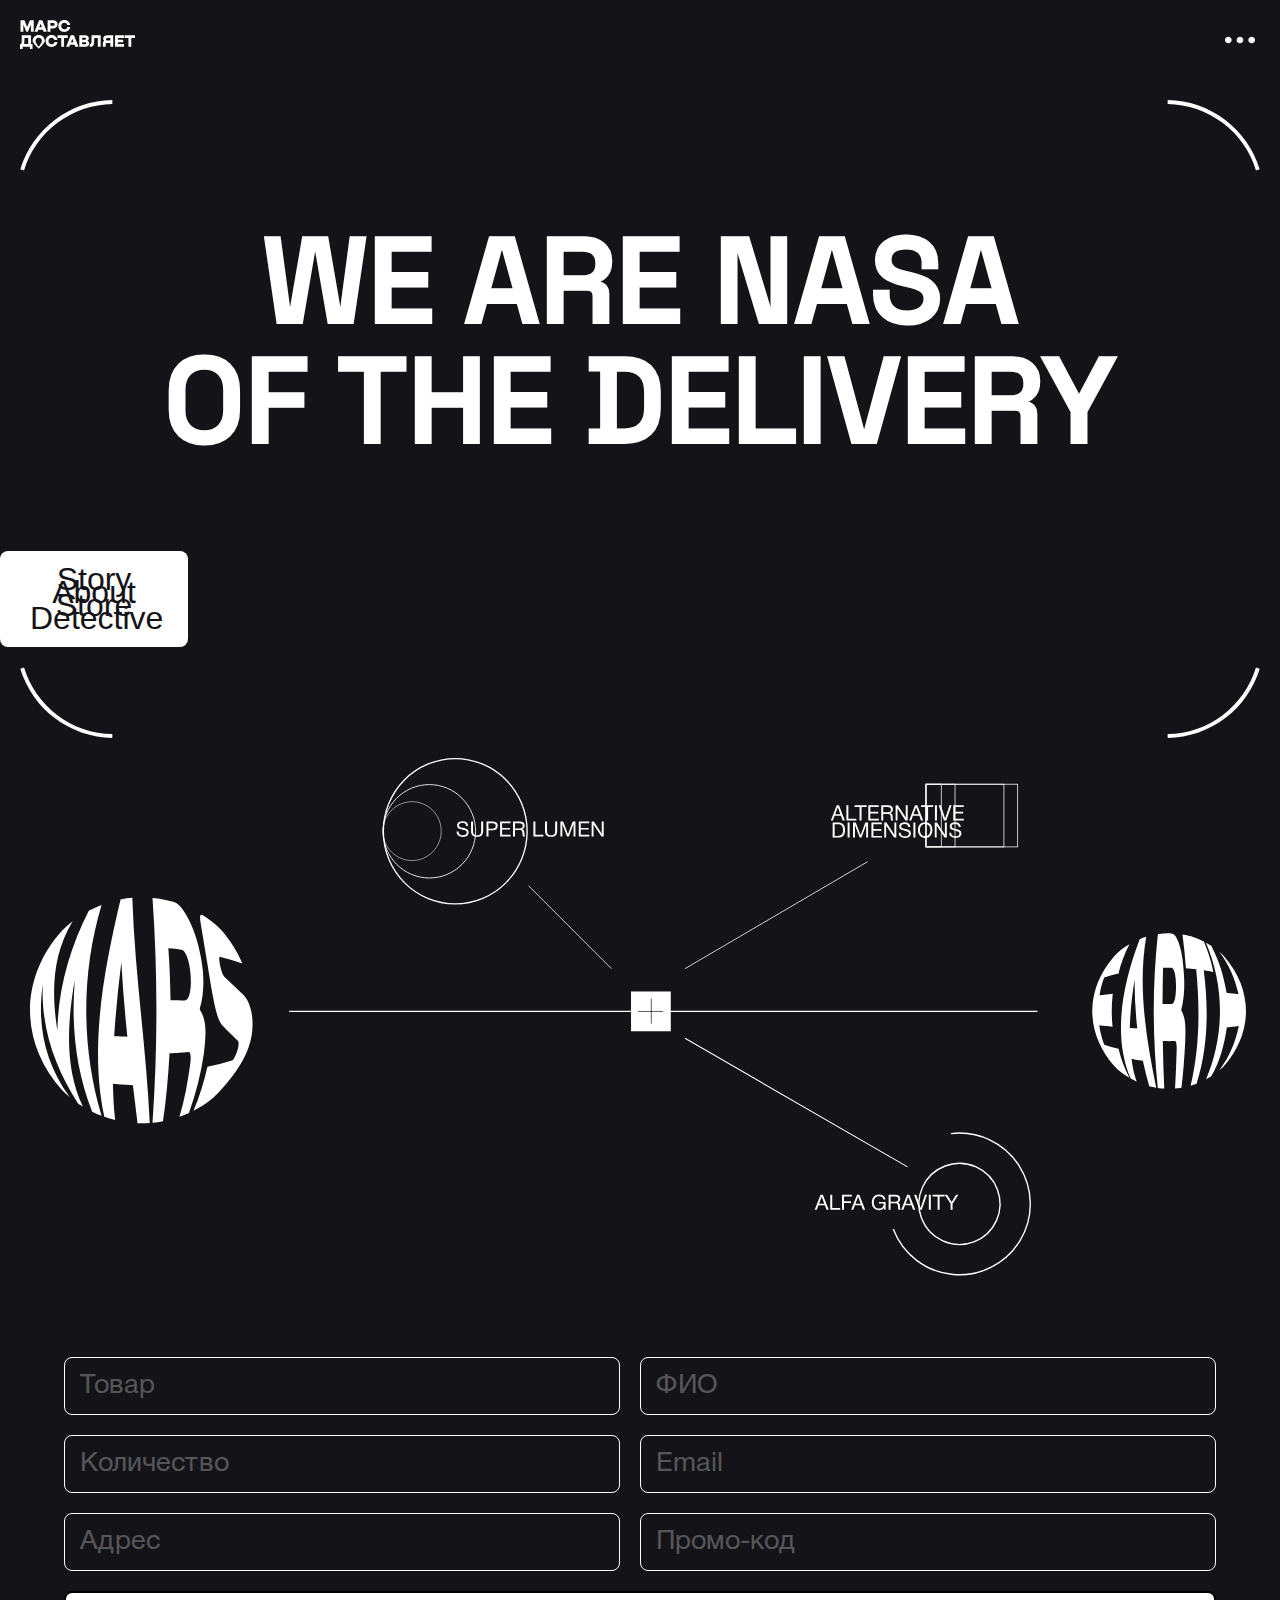
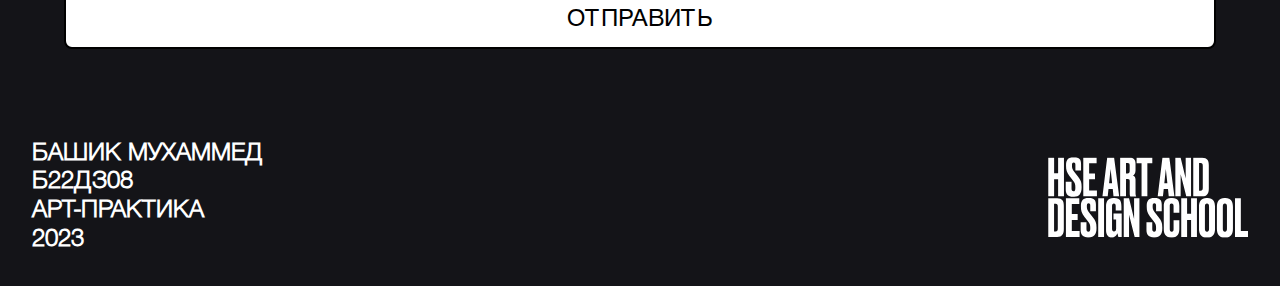
<file: index.html>
<html lang="en">

<head>
    <meta charset="UTF-8">
    <meta http-equiv="X-UA-Compatible" content="IE=edge">
    <meta name="viewport" content="width=device-width, initial-scale=1.0">
    <title>ГЛАВНАЯ</title>
    <link rel="stylesheet" href="./style.css">
</head>

<body>
    <header class="nav-header">
        <a class="logo" href="./index.html">
            <img src="./img/logo.svg" alt="">
        </a>
        <div id="myNav" class="overlay">
            <a href="javascript:void(0)" class="closebtn" onclick="closeNav()"><img class="close-menu"
                    src="./img/close-menu.svg" alt=""></a>
            <div class="overlay-content">
                <a href="./about.html">О нас</a>
                <a href="./store.html">Магазин</a>
                <a href="./story.html">История</a>
                <a href="./index.html">Главная</a>
            </div>
        </div>
        <a onclick="openNav()"> <img src="./img/burger-menu.svg" alt=""></a>
    </header>


    <div class="container">
        <div class="top-frame">
            <img src="./img/Ellipse 1.svg" alt="">
            <img src="./img/Ellipse 2.svg" alt="">
        </div>

        <h1 class="main-title">
            WE ARE NASA <br> OF THE DELIVERY
        </h1>

        <p class="box-1">
            <a class="box-ref" href="./story.html">Story</a>
        </p>

        <p class="box-2">
            <a class="box-ref" href="./about.html">About</a>
        </p>

        <p class="box-3">
            <a class="box-ref" href="./store.html">Store</a>
        </p>

        <p class="box-4">
            <a class="box-ref" href="https://muhamed98-py.github.io/interactive-web-poster/">Detective</a>
        </p>

        <div class="bottom-frame">
            <img src="./img/Ellipse 3.svg" alt="">
            <img src="./img/Ellipse 4.svg" alt="">
        </div>
    </div>

    <div class="img-section">
        <img class="illustration" src="./img/space illustration.svg" alt="">
    </div>

    <div class="form-container">
        <div class="form-flex">
            <form class="form">
                <div class="form-group">
                    <input type="text" id="product" name="product" placeholder="Товар" required />
                </div>

                <div class="form-group">
                    <input type="number" id="quantity" name="quantity" placeholder="Количество" min="1" required />
                </div>

                <div class="form-group">
                    <input type="text" id="address" name="address" placeholder="Адрес" required />
                </div>
            </form>
            
            <form class="form">
                <div class="no-margin">
                    <input type="text" id="full-name" name="full-name" placeholder="ФИО" required />
                </div>

                <div class="no-margin">
                    <input type="email" id="email" name="email" placeholder="Email" required />
                </div>

                <div class="no-margin">
                    <input type="text" id="promo" name="promo" placeholder="Промо-код" />
                </div>
            </form>
        </div>

        <input class="button-submit" type="submit" value="ОТПРАВИТЬ" />
    </div>

    <section class="modal">
        <h1>Юху! Наш менеджер получил ваш заказ. Подробная информация придёт вам на почту</h1>
        <p class="modal-close">закрыть</p>
    </section>

    <footer class="footer">
        <h1>БАШИК МУХАММЕД <br> Б22ДЗ08 <br> АРТ-ПРАКТИКА <br> 2023 </h1>
        <img class="hse-logo" src="./img/hse-logo.svg" alt="">
    </footer>


    <script src="https://cdnjs.cloudflare.com/ajax/libs/jquery/3.6.4/jquery.min.js"></script>
    <script src="https://benahm.github.io/jquery.throwable/javascripts/jquery.throwable.js"
        type="text/javascript"></script>
    <script src="./index.js"></script>
</body>

</html>
</file>
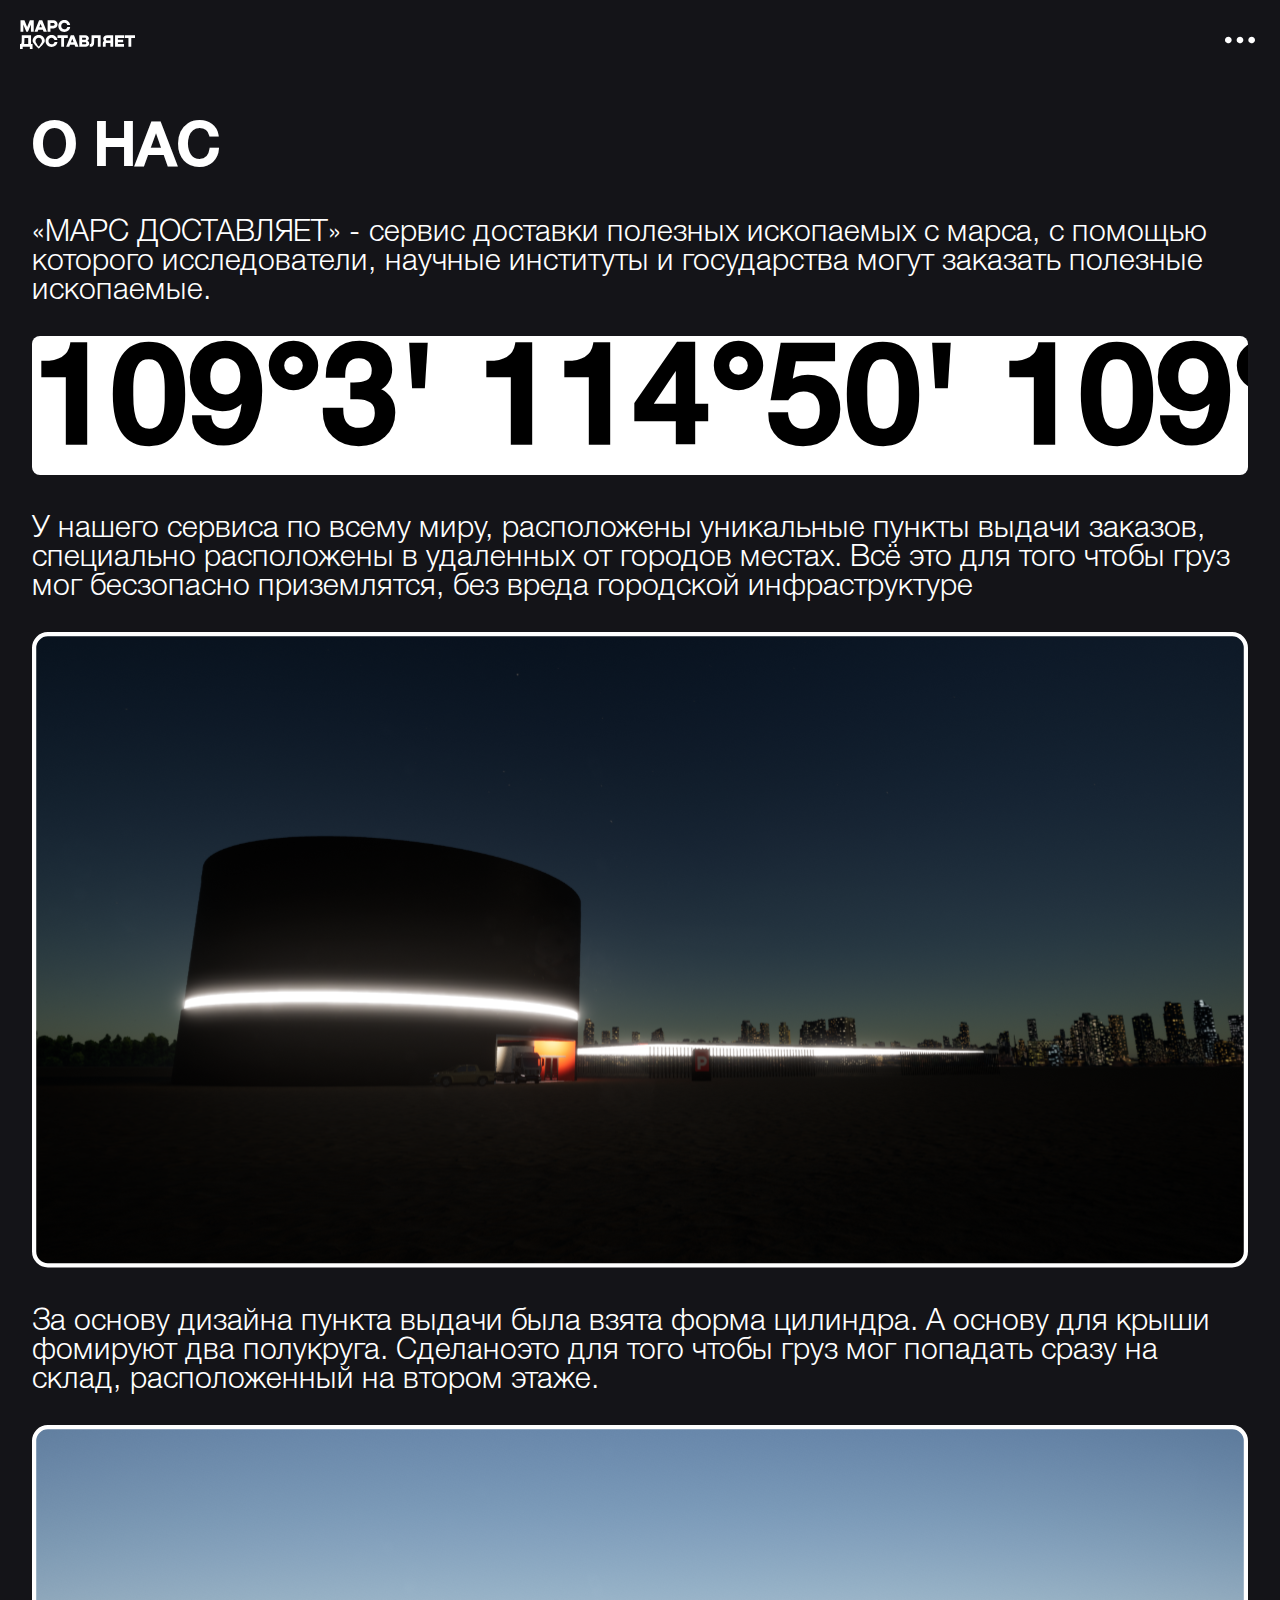
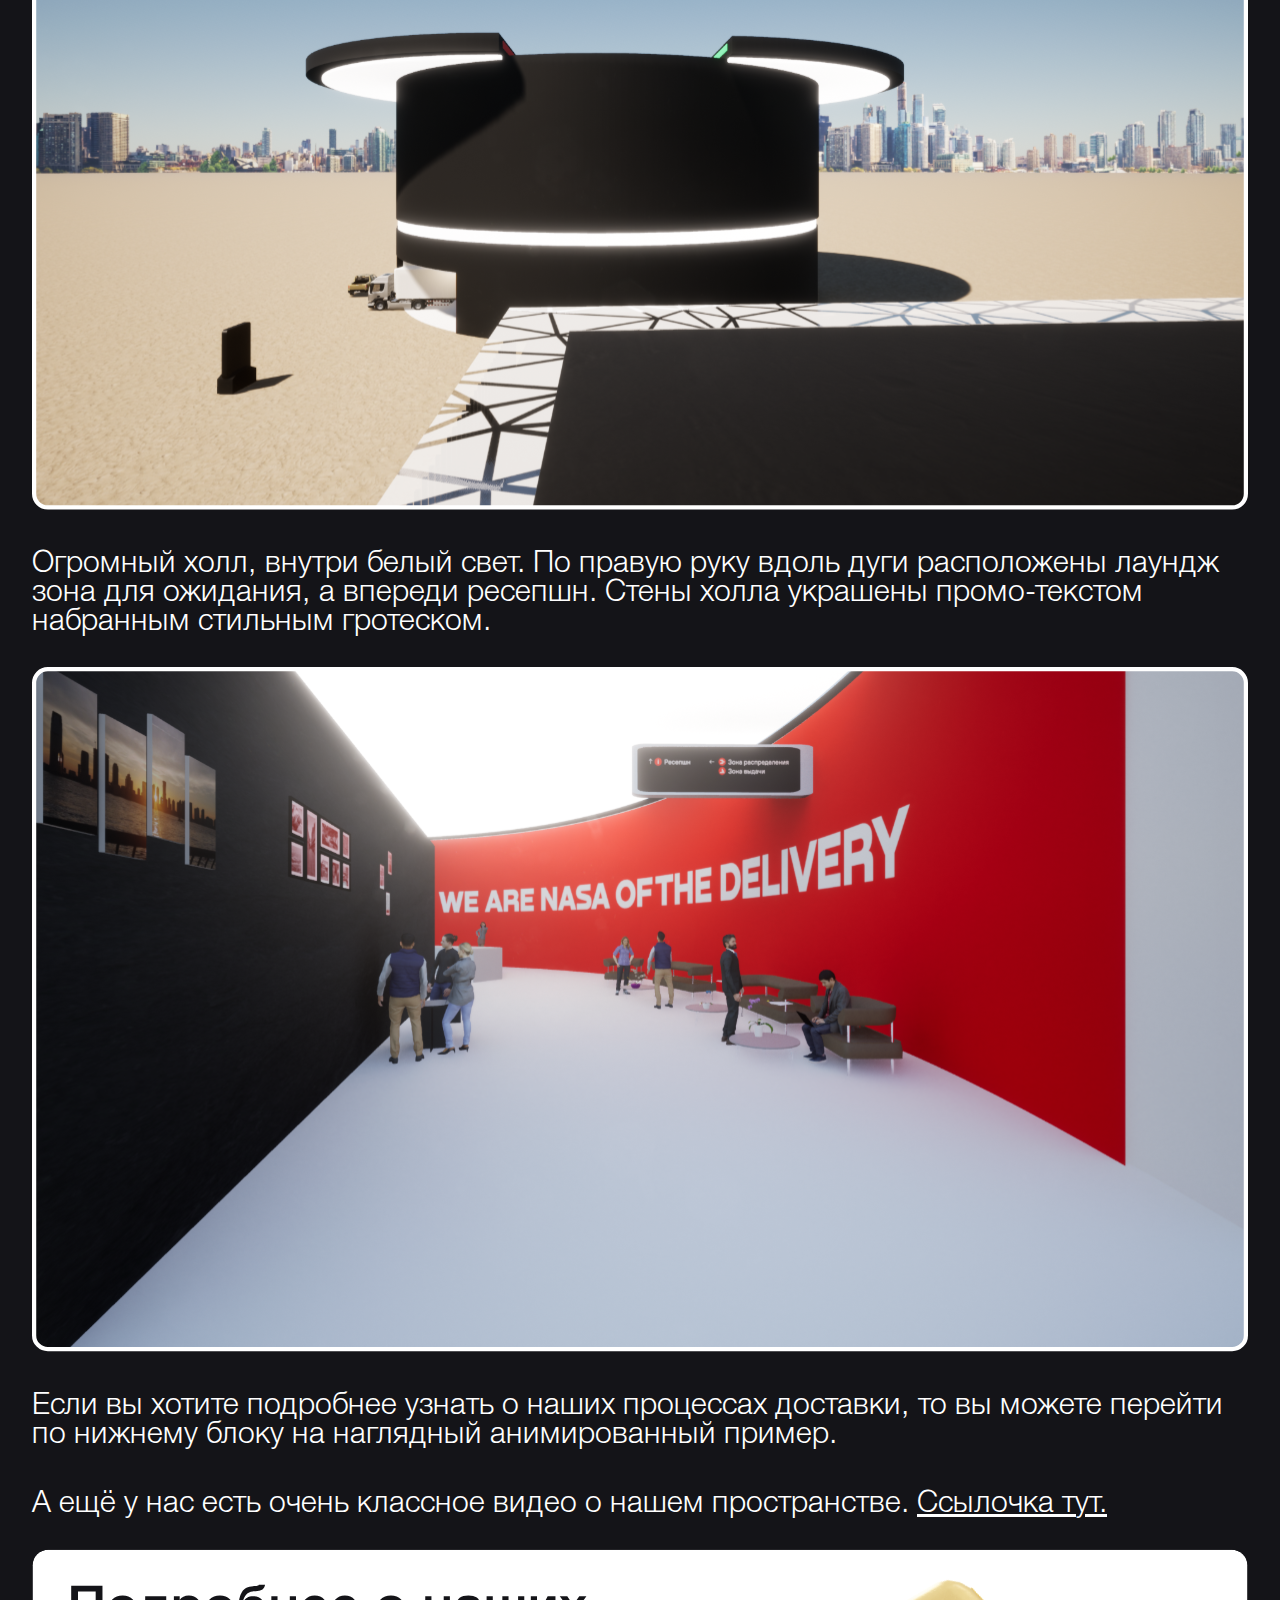
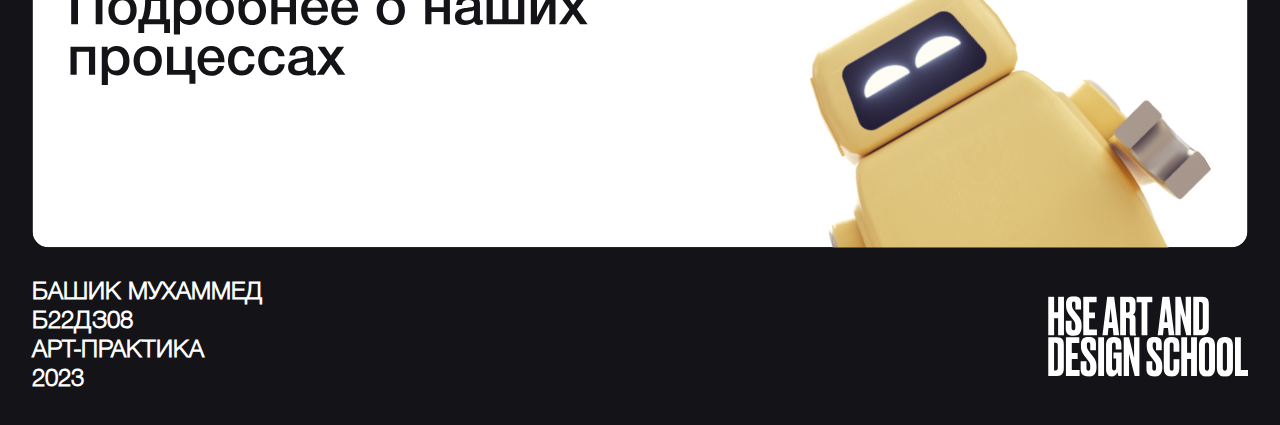
<file: about.html>
<html lang="en">

<head>
    <meta charset="UTF-8">
    <meta name="viewport" content="width=device-width, initial-scale=1.0">
    <title>О НАС</title>
    <link rel="stylesheet" href="./about.css">
</head>

<body>
    <header class="nav-header">
        <a class="logo" href="./index.html">
            <img src="./img/logo.svg" alt="">
        </a>
        <div id="myNav" class="overlay">
            <a href="javascript:void(0)" class="closebtn" onclick="closeNav()"><img class="close-menu"
                    src="./img/close-menu.svg" alt=""></a>
            <div class="overlay-content">
                <a href="./about.html">О нас</a>
                <a href="./store.html">Магазин</a>
                <a href="./story.html">История</a>
                <a href="./index.html">Главная</a>
            </div>
        </div>
        <a onclick="openNav()"> <img src="./img/burger-menu.svg" alt=""></a>
    </header>

    <section class="container">
        <h1 class="about-title">
            О НАС
        </h1>


        <p class="main-text">
            «МАРС ДОСТАВЛЯЕТ» - сервис доставки полезных ископаемых с марса, с помощью которого исследователи, научные
            институты и государства могут заказать полезные ископаемые.
        </p>


        <div class="inf-title">
            <h1>109°3' 114°50' 109°3' 114°50' 109°3' 114°50' 109°3'</h1>
        </div>

        <p class="main-text">
            У нашего сервиса по всему миру, расположены уникальные пункты выдачи заказов, специально расположены в
            удаленных от городов местах. Всё это для того чтобы груз мог бесзопасно приземлятся, без вреда городской
            инфраструктуре
        </p>

        <img class="pos-1" src="./img/POS.svg" alt="">

        <p class="main-text">
            За основу дизайна пункта выдачи
            была взята форма цилиндра. А основу
            для крыши фомируют два полукруга.
            Сделаноэто для того чтобы груз
            мог попадать сразу на склад,
            расположенный на втором этаже.
        </p>

        <img class="pos-1" src="./img/POS-1.svg" alt="">

        <p class="main-text">
            Огромный холл, внутри белый свет. По правую руку вдоль дуги расположены лаундж зона
            для ожидания, а впереди
            ресепшн. Стены холла украшены промо-текстом набранным стильным гротеском.
        </p>

        <img class="pos-1" src="./img/POS-2.svg" alt="">


        <p class="main-text">
            Если вы хотите подробнее узнать о наших процессах доставки, то вы можете перейти по нижнему блоку на наглядный анимированный пример.
        </p>

        <p class="main-text">
            А ещё у нас есть очень классное видео о нашем пространстве. <a href="https://www.youtube.com/watch?v=JabQX-eNhy8">Ссылочка тут.</a>
        </p>
        
        <a href="https://muhamed98-py.github.io/mars-web-poster/">
            <img class="pos-1" src="./img/process.svg" alt="">
        </a>
        
    </section>

    <footer class="footer">
        <h1>БАШИК МУХАММЕД <br> Б22ДЗ08 <br> АРТ-ПРАКТИКА <br> 2023 </h1>
        <img class="hse-logo" src="./img/hse-logo.svg" alt="">
    </footer>


    <script src="./index.js"></script>
</body>

</html>
</file>
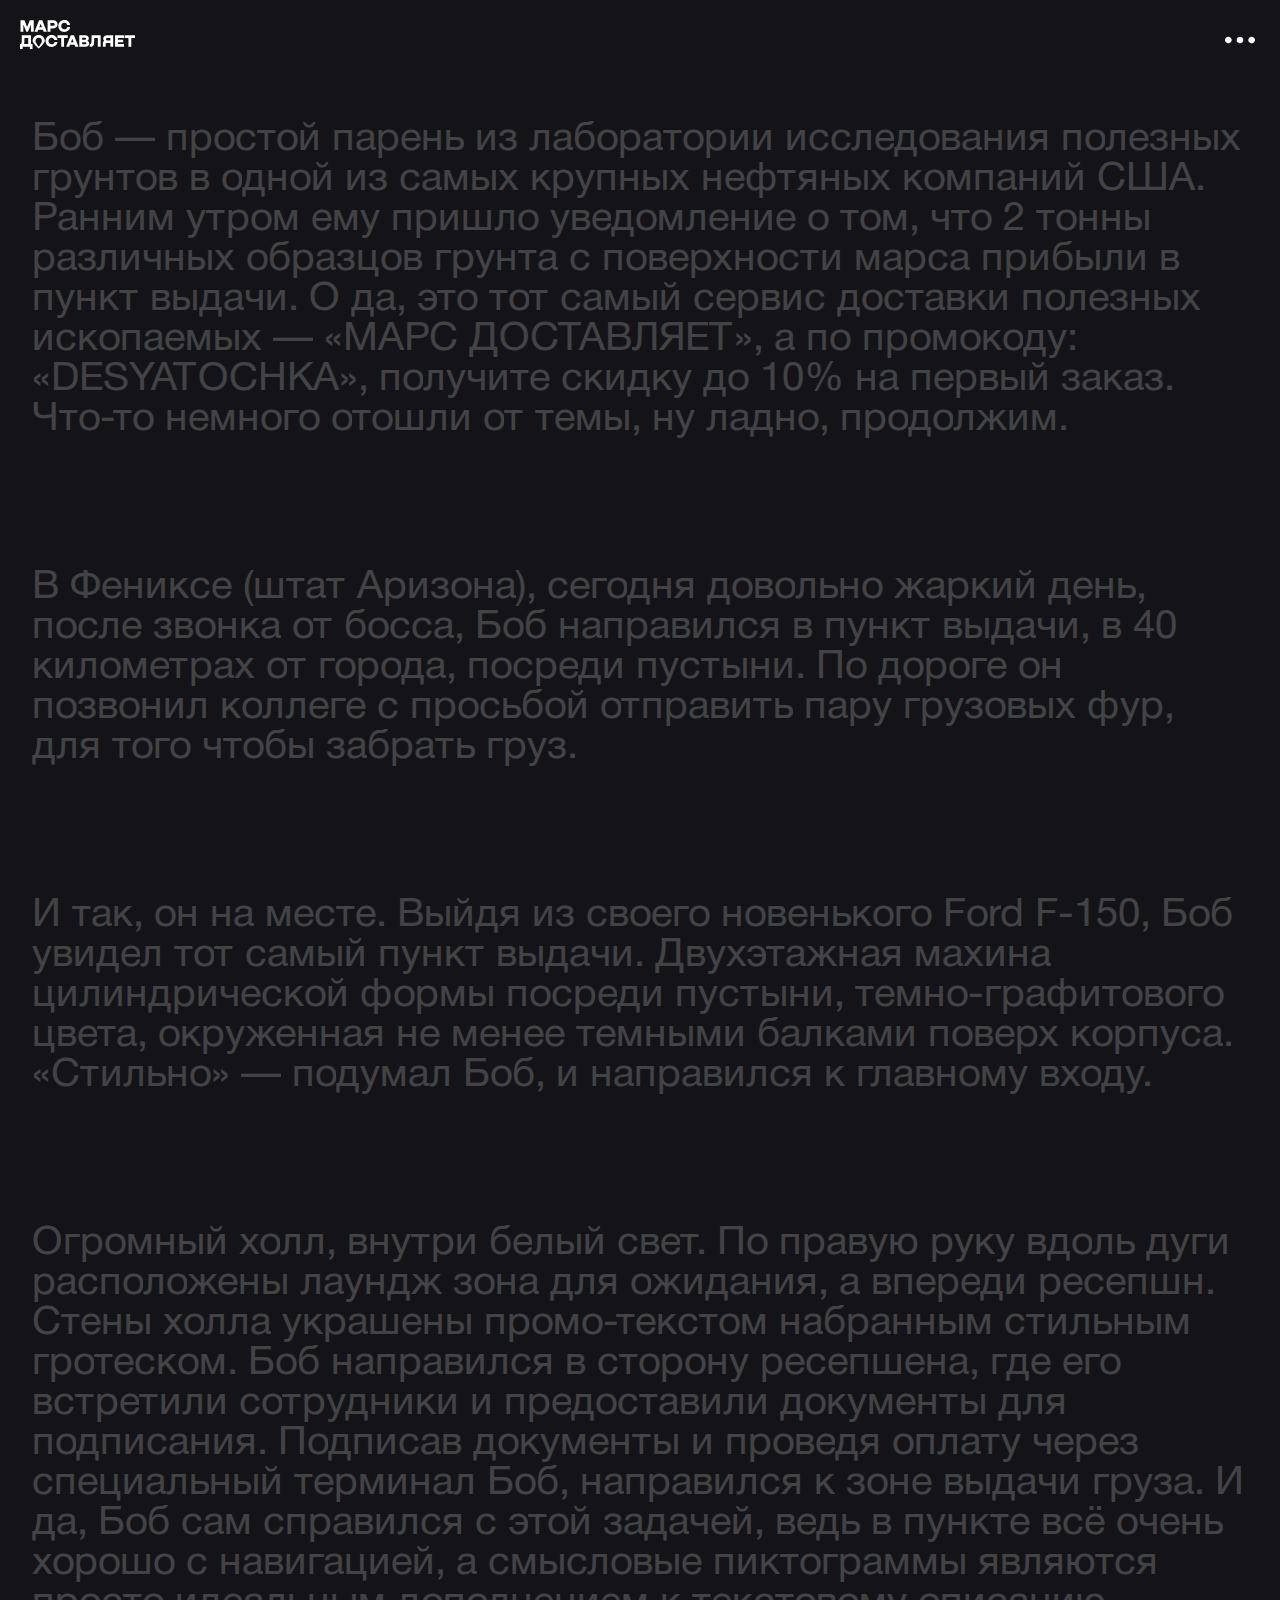
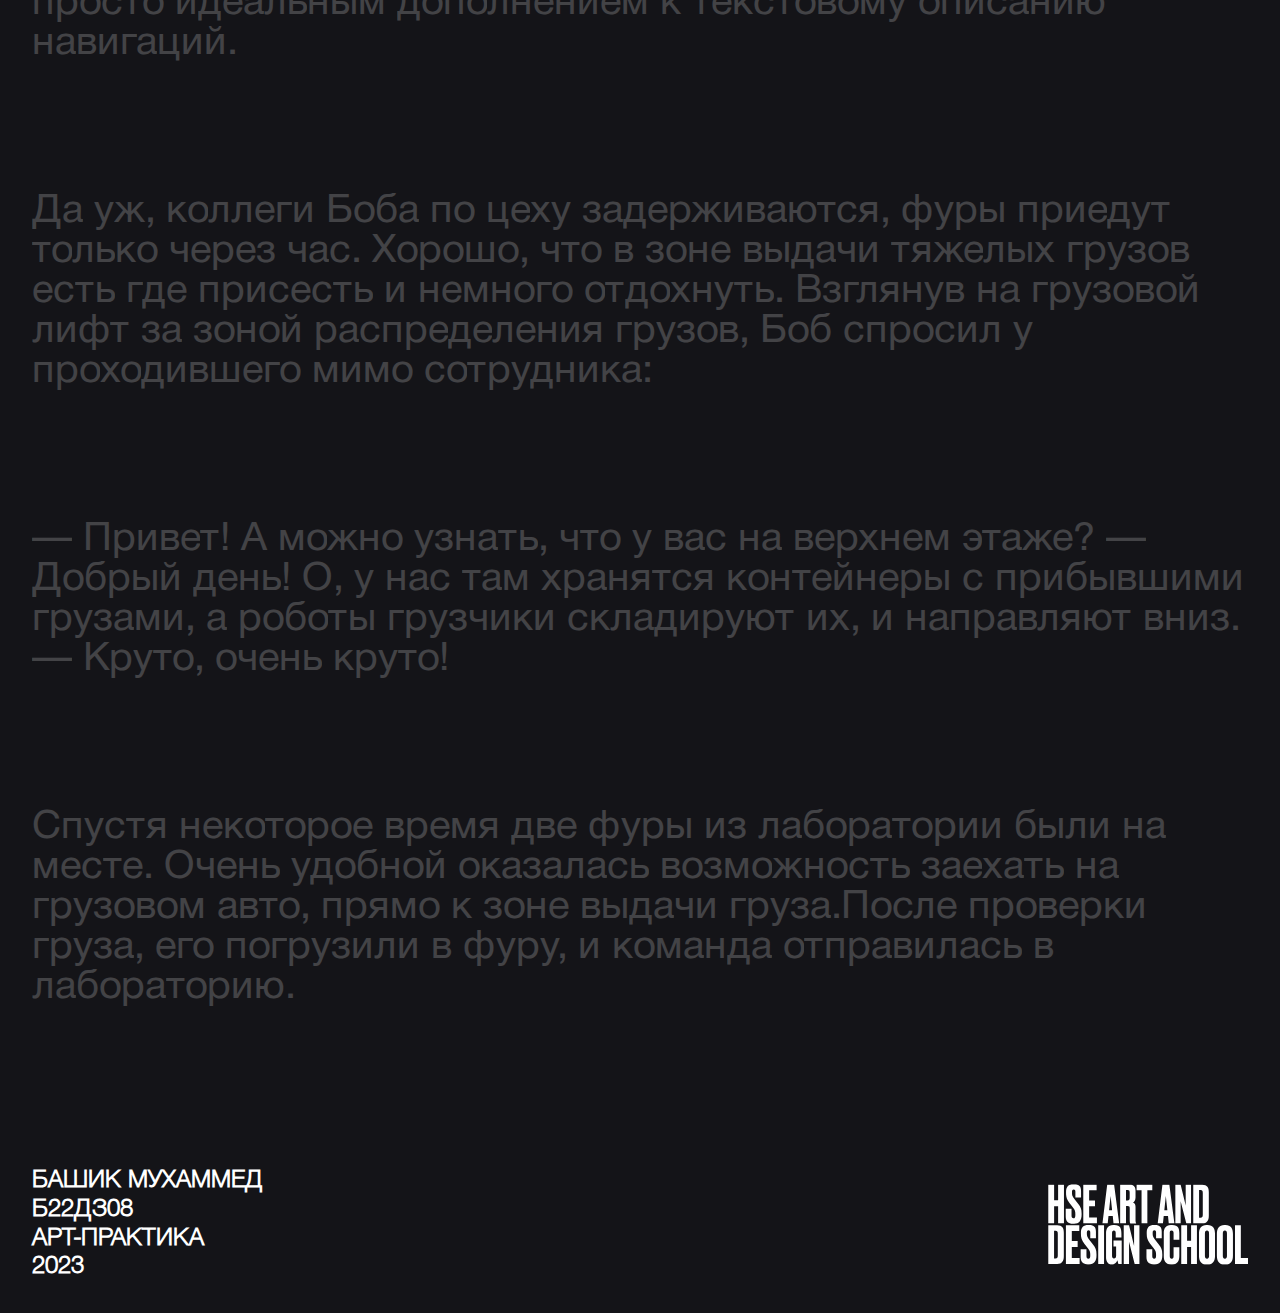
<file: story.html>
<html lang="en">

<head>
    <meta charset="UTF-8">
    <meta name="viewport" content="width=device-width, initial-scale=1.0">
    <title>ИСТОРИЯ БОБА</title>
    <link rel="stylesheet" href="./story.css">
</head>

<body>
    <header class="nav-header">
        <a class="logo" href="./index.html">
            <img src="./img/logo.svg" alt="">
        </a>
        <div id="myNav" class="overlay">
            <a href="javascript:void(0)" class="closebtn" onclick="closeNav()"><img class="close-menu"
                    src="./img/close-menu.svg" alt=""></a>
            <div class="overlay-content">
                <a href="./about.html">О нас</a>
                <a href="./store.html">Магазин</a>
                <a href="./story.html">История</a>
                <a href="./index.html">Главная</a>
            </div>
        </div>
        <a onclick="openNav()"> <img src="./img/burger-menu.svg" alt=""></a>
    </header>

    <section class="container">
        <p>Боб — простой парень из лаборатории исследования полезных грунтов в одной из самых крупных нефтяных компаний
            США. Ранним утром ему пришло уведомление о том, что 2 тонны различных образцов грунта с поверхности марса
            прибыли в пункт выдачи. О да, это тот самый сервис доставки полезных ископаемых — «МАРС ДОСТАВЛЯЕТ», а по
            промокоду: «DESYATOCHKA», получите скидку до 10% на первый заказ. Что-то немного отошли от темы,
            ну ладно, продолжим.</p>
        <p>В Фениксе (штат Аризона), сегодня довольно жаркий день, после звонка от босса, Боб направился в пункт выдачи,
            в 40 километрах от города, посреди пустыни. По дороге он позвонил коллеге с просьбой отправить пару грузовых
            фур, для того чтобы забрать груз.</p>
        <p>И так, он на месте. Выйдя из своего новенького Ford F-150, Боб увидел тот самый пункт выдачи. Двухэтажная
            махина цилиндрической формы посреди пустыни, темно-графитового цвета, окруженная не менее темными балками
            поверх корпуса. «Стильно» — подумал Боб,
            и направился к главному входу.
        </p>
        <p>Огромный холл, внутри белый свет. По правую руку вдоль дуги расположены лаундж зона
            для ожидания, а впереди ресепшн. Стены холла украшены промо-текстом набранным стильным гротеском. Боб
            направился в сторону ресепшена, где его встретили сотрудники и предоставили документы для подписания.
            Подписав документы и проведя оплату через специальный терминал Боб, направился к зоне выдачи груза. И да,
            Боб сам справился с этой задачей, ведь
            в пункте всё очень хорошо с навигацией, а смысловые пиктограммы являются просто идеальным дополнением к
            текстовому описанию навигаций.</p>

        <p>Да уж, коллеги Боба по цеху задерживаются, фуры приедут только через час. Хорошо, что в зоне выдачи тяжелых
            грузов есть где присесть и немного отдохнуть. Взглянув на грузовой лифт
            за зоной распределения грузов, Боб спросил у проходившего мимо сотрудника:</p>

        <p>— Привет! А можно узнать, что у вас на верхнем этаже?
            <br>— Добрый день! О, у нас там хранятся контейнеры с прибывшими грузами, а роботы грузчики складируют их, и
            направляют вниз.
            <br>— Круто, очень круто!</p>

        <p>Спустя некоторое время две фуры из лаборатории были на месте. Очень удобной оказалась возможность заехать на грузовом авто, прямо к зоне выдачи груза.После проверки груза, 
            его погрузили в фуру, и команда отправилась в лабораторию.</p>


    </section>


    <footer class="footer">
        <h1>БАШИК МУХАММЕД <br> Б22ДЗ08 <br> АРТ-ПРАКТИКА <br> 2023 </h1>
        <img class="hse-logo" src="./img/hse-logo.svg" alt="">
    </footer>

    <script src="./index.js"></script>
    <script src="./story.js"></script>
</body>

</html>
</file>
<file: style.css>
@font-face {
    font-family: 'Regular';
    src: url('./fonts/SpaceGrotesk-Regular.otf');
}

@font-face {
    font-family: 'Medium';
    src: url('./fonts/SpaceGrotesk-Medium.otf');
}

@font-face {
    font-family: 'Bold';
    src: url('./fonts/SpaceGrotesk-Bold.otf');
}

@font-face {
    font-family: 'Helvetica-Medium';
    src: url('./fonts/HelveticaNeueCyr-Medium.ttf');
}

@font-face {
    font-family: 'Helvetica-Roman';
    src: url('./fonts/HelveticaNeueCyr-Roman.ttf');
}

@font-face {
    font-family: 'Helvetica-Light';
    src: url('./fonts/HelveticaNeueCyr-Light.ttf');
}

body {
    background-color: #141418;
    box-sizing: border-box;
    margin: 0 auto;
    position: relative;
}

.box-ref {
    text-decoration: none;
    color: 141418;
    font-size: 32px;
}

.nav-header {
    padding: 20px 20px;
    display: flex;
    justify-content: space-between;
}

.logo {
    width: 15%;
}

.overlay {
    height: 100%;
    width: 100%;
    display: none;
    position: fixed;
    z-index: 1;
    top: 0;
    left: 0;
    padding: 90px 10px;
    background-color: rgb(0, 0, 0);
}

.overlay-content {
    position: relative;
    top: 20%;
    width: 100%;
    text-align: left;
    margin-top: 0px;
}

.overlay a {
    text-decoration: none;
    font-size: 90px;
    line-height: 100%;
    font-family: 'Helvetica-Roman';
    color: #818181;
    display: block;
}

.overlay a:hover,
.overlay a:focus {
    color: #f1f1f1;
}

.overlay .closebtn {
    position: absolute;
    top: 50px;
    right: 45px;
    font-size: 100px;
}

.close-menu {
    width: 70px;
    height: 70px;
}


.top-frame {
    margin: 20px;
    display: flex;
    justify-content: space-between;
}

.main-title {
    margin-top: 50px;
    margin-bottom: 150px;
    font-size: 120px;
    font-family: 'Medium';
    text-align: center;
    color: white;
    line-height: 100%;
}

.svg {
    width: 250px;
    height: 250px;
}

.box-1 {
    margin-top: -60px;
    width: 10%;
    cursor: pointer;
    background-color: white;
    text-align: center;
    align-items: center;
    font-family: Arial, Helvetica, sans-serif;
    padding: 10px 30px;
    border-radius: 8px;
    gap: 10px;
}

.box-2 {
    margin-top: -60px;
    width: 10%;
    cursor: pointer;
    background-color: white;
    text-align: center;
    align-items: center;
    font-family: Arial, Helvetica, sans-serif;
    padding: 10px 30px;
    border-radius: 8px;
    gap: 10px;
}

.box-3 {
    margin-top: -60px;
    width: 10%;
    cursor: pointer;
    background-color: white;
    text-align: center;
    align-items: center;
    font-family: Arial, Helvetica, sans-serif;
    padding: 10px 30px;
    border-radius: 8px;
    gap: 10px;
}

.box-4 {
    margin-top: -60px;
    width: 10%;
    cursor: pointer;
    background-color: white;
    text-align: center;
    align-items: center;
    font-family: Arial, Helvetica, sans-serif;
    padding: 10px 30px;
    border-radius: 8px;
    gap: 10px;
}

.bottom-frame {
    margin: 20px;
    display: flex;
    justify-content: space-between;
}

.img-section img {
    width: 95%;
    margin: 0 30px;
    padding: 0 0;
}

.img-section .illustration {
    width: 95%;
}

.form-container {
    width: 90%;
    margin: 60px auto;
}

.form-flex {
    width: 100%;
    margin: 0 0 0 0;
    display: flex;
    justify-content: space-around;
}


.form {
    width: 100%;
    margin: 0 0 0 0;
}

.form-group {
    margin-right: 20px;
    margin-bottom: 20px;
}


.form-group input[type="text"],
.form-group input[type="number"],
.form-group input[type="email"] {
    width: 100%;
    border: 1.47116px solid #FFFFFF;
    border-radius: 8px;
    background-color: #141418;
    color: white;
    font-family: 'Helvetica-Roman';
    font-size: 27px;
    padding: 15px;
    box-sizing: border-box;
    outline: none;
}

.no-margin {
    margin-right: 0;
    margin-bottom: 20px;
}

.no-margin input[type="text"],
.no-margin input[type="number"],
.no-margin input[type="email"] {
    width: 100%;
    border: 1.47116px solid #FFFFFF;
    border-radius: 8px;
    background-color: #141418;
    color: white;
    font-family: 'Helvetica-Roman';
    font-size: 27px;
    padding: 15px;
    box-sizing: border-box;
    outline: none;
}

.form-group input[type="text"]::placeholder,
.form-group input[type="number"]::placeholder,
.form-group input[type="email"]::placeholder {
    color: rgba(255, 255, 255, 0.3);
}

.no-margin input[type="text"]::placeholder,
.no-margin input[type="number"]::placeholder,
.no-margin input[type="email"]::placeholder {
    color: rgba(255, 255, 255, 0.3);
}

input[type="submit"] {
    width: 100%;
    background-color: #ffffff;
    color: black;
    font-family: 'Helvetica-Roman';
    border: none;
    border-radius: 8px;
    border: 2px solid black;
    cursor: pointer;
    padding: 15px 20px;
    font-size: 24px;
}

input[type="submit"]:hover {
    width: 100%;
    background-color: #141418;
    color: white;
    font-family: 'Helvetica-Roman';
    border: none;
    border-radius: 8px;
    border: 2px solid white;
    cursor: pointer;
    padding: 15px 20px;
    font-size: 24px;
    transition: 0.2s;
}

.modal {
    display: none;
    position: fixed;
    margin-top: 60px;
    background-color: white;
    background-position: 0 0;
    border-radius: 8px;
    top: 10%;
    right: 17%;
    width: 50%;
    padding: 50px 80px;
    border: 5px solid #201A23;
}

.modal h1 {
    font-family: 'Helvetica-Roman';
    font-size: 32px;
    text-align: center;
    color: 201A23;
}

.modal-close {
    display: block;
    margin-top: 100px;
    font-family: 'Helvetica-Roman';
    font-size: 24px;
    text-align: center;
    color: gray;
    cursor: pointer;
}

.modal-show {
    display: block;
}


.footer {
    display: flex;
    justify-content: space-between;
    flex-wrap: wrap;
    width: 95%;
    margin: 0 auto;
    align-items: center;
}

.footer h1 {
    font-family: 'Helvetica-Light';
    font-size: 24px;
    line-height: 120%;
    color: white;
}

.footer img {
    width: 200px;
    height: 177px;
}

@media screen and (max-height: 390px) {
    .overlay a {
        text-decoration: none;
        font-size: 12px;
        font-family: Arial, Helvetica, sans-serif;
        color: #818181;
        display: block;
        transition: 0.3s;
    }

    .main-title {
        margin-top: 50px;
        margin-bottom: 150px;
        font-size: 80px;
        font-family: 'Medium';
        text-align: center;
        color: white;
        line-height: 100%;
    }


}


@media (max-width: 1024px) {

    .box-1, .box-2, .box-3, .box-4 {
        display: none;
    }

}

@media (max-width: 600px) {

    .main-title {
        margin-top: 50px;
        margin-bottom: 150px;
        font-size: 80px;
        font-family: 'Medium';
        text-align: center;
        color: white;
        line-height: 100%;
    }
    
    .form-flex {
        width: 100%;
        margin: 0 0 0 0;
        display: flex;
        justify-content: space-around;
        flex-wrap: wrap;
    }

    .form-group {
        margin-right: 0px;
        margin-bottom: 20px;
    }

}
</file>
<file: about.css>
@font-face {
    font-family: 'Regular';
    src: url('./fonts/SpaceGrotesk-Regular.otf');
}

@font-face {
    font-family: 'Medium';
    src: url('./fonts/SpaceGrotesk-Medium.otf');
}

@font-face {
    font-family: 'Bold';
    src: url('./fonts/SpaceGrotesk-Bold.otf');
}

@font-face {
    font-family: 'Helvetica-Medium';
    src: url('./fonts/HelveticaNeueCyr-Medium.ttf');
}

@font-face {
    font-family: 'Helvetica-Roman';
    src: url('./fonts/HelveticaNeueCyr-Roman.ttf');
}

@font-face {
    font-family: 'Helvetica-Light';
    src: url('./fonts/HelveticaNeueCyr-Light.ttf');
}

body {
    background-color: #141418;
    box-sizing: border-box;
    margin: 0 auto;
    position: relative;
}

.nav-header {
    padding: 20px 20px;
    display: flex;
    justify-content: space-between;
}

.logo {
    width: 15%;
}

.overlay {
    height: 100%;
    width: 100%;
    display: none;
    position: fixed;
    z-index: 1;
    top: 0;
    left: 0;
    padding: 90px 10px;
    background-color: rgb(0, 0, 0);
}

.overlay-content {
    position: relative;
    top: 20%;
    width: 100%;
    text-align: left;
    margin-top: 0px;
}

.overlay a {
    text-decoration: none;
    font-size: 90px;
    line-height: 100%;
    font-family: 'Helvetica-Roman';
    color: #818181;
    display: block;
}

.overlay a:hover,
.overlay a:focus {
    color: #f1f1f1;
}

.overlay .closebtn {
    position: absolute;
    top: 50px;
    right: 45px;
    font-size: 100px;
}

.close-menu {
    width: 70px;
    height: 70px;
}

.container {
    width: 95%;
    margin: 0 auto;
}

.about-title {
    font-size: 60px;
    font-family: 'Helvetica-Medium';
    color: white;
}

.main-text {
    display: block;
    margin-top: 40px;
    font-size: 30px;
    font-family: 'Helvetica-Light';
    color: white;
}

.main-text a {
    font-size: 30px;
    font-family: 'Helvetica-Light';
    color: white;
}

.inf-title {
    background-color: white;
    overflow: hidden;
    border-radius: 8px;
}

.inf-title h1 {
    font-size: 140px;
    font-family: 'Helvetica-Medium';
    overflow-wrap: none;
    margin: 0;
    white-space: nowrap;
    animation: move-left 5s linear infinite;
  }
  
  @keyframes move-left {
    0% {
      transform: translateX(0);
    }
    100% {
      transform: translateX(calc((100vw - 100%) - 2000px));
    }
  }


.pos-1 {
    margin: 0 auto;
    width: 100%;
}

.footer {
    display: flex;
    justify-content: space-between;
    flex-wrap: wrap;
    margin: 0 auto;
    width: 95%;
    align-items: center;
  }
  
  .footer h1 {
    font-family: 'Helvetica-Light';
    font-size: 24px;
    line-height: 120%;
    color: white;
  }
  
  .footer img {
    width: 200px;
    height: 177px;
  }
</file>
<file: story.css>
@font-face {
    font-family: 'Regular';
    src: url('./fonts/SpaceGrotesk-Regular.otf');
}

@font-face {
    font-family: 'Medium';
    src: url('./fonts/SpaceGrotesk-Medium.otf');
}

@font-face {
    font-family: 'Bold';
    src: url('./fonts/SpaceGrotesk-Bold.otf');
}

@font-face {
    font-family: 'Helvetica-Medium';
    src: url('./fonts/HelveticaNeueCyr-Medium.ttf');
}

@font-face {
    font-family: 'Helvetica-Roman';
    src: url('./fonts/HelveticaNeueCyr-Roman.ttf');
}

@font-face {
    font-family: 'Helvetica-Light';
    src: url('./fonts/HelveticaNeueCyr-Light.ttf');
}

body {
    background-color: #141418;
    box-sizing: border-box;
    margin: 0 auto;
    color: white;
}

.nav-header {
    padding: 20px 20px;
    display: flex;
    justify-content: space-between;
}

.logo {
    width: 15%;
}

.overlay {
    height: 100%;
    width: 100%;
    display: none;
    position: fixed;
    z-index: 1;
    top: 0;
    left: 0;
    padding: 90px 10px;
    background-color: rgb(0, 0, 0);
}

.overlay-content {
    position: relative;
    top: 20%;
    width: 100%;
    text-align: left;
    margin-top: 0px;
}

.overlay a {
    text-decoration: none;
    font-size: 90px;
    line-height: 100%;
    font-family: 'Helvetica-Roman';
    color: #818181;
    display: block;
}

.overlay a:hover,
.overlay a:focus {
    color: #f1f1f1;
}

.overlay .closebtn {
    position: absolute;
    top: 50px;
    right: 45px;
    font-size: 100px;
}

.container {
    width: 95%;
    margin: 0 auto;
}

p {
    margin-bottom: 8rem;
    font-family: 'Helvetica-Roman';
    font-size: clamp(40px, 5vw, 30px);
}

span {
    opacity: .2;
}


.footer {
    display: flex;
    justify-content: space-between;
    flex-wrap: wrap;
    width: 95%;
    margin: 0 auto;
    align-items: center;
}

.footer h1 {
    font-family: 'Helvetica-Light';
    font-size: 24px;
    line-height: 120%;
    color: white;
}

.footer img {
    width: 200px;
    height: 177px;
}
</file>
